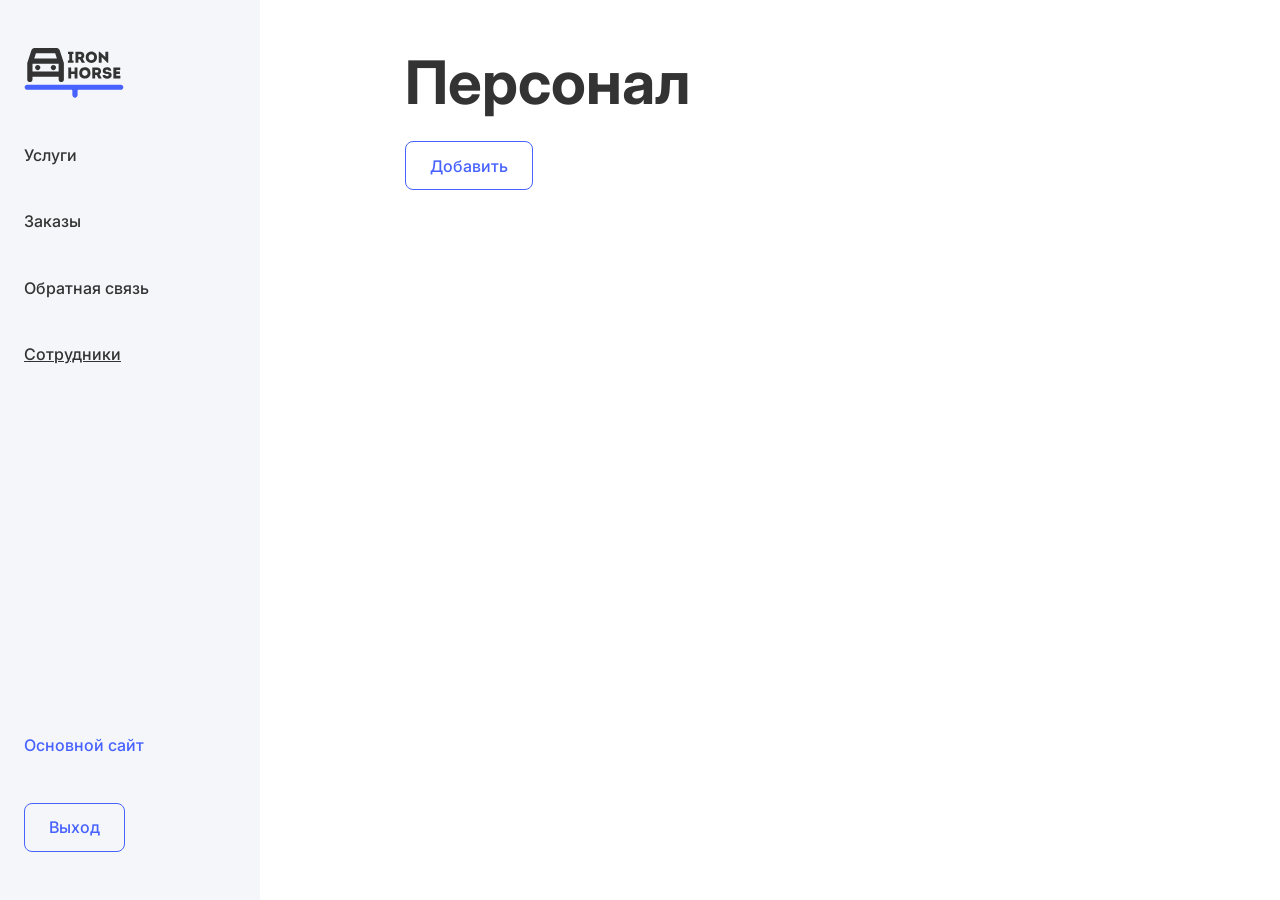
<file: admin.employee.html>
<!DOCTYPE html>
<html lang='ru'>
<head>
  <meta charset='UTF-8'>
  <meta http-equiv='X-UA-Compatible' content='IE=edge'>
  <meta name='viewport' content='width=device-width, initial-scale=1.0'>
  <title>Персонал</title>

  <link rel='stylesheet' href='./assets/css/normalize.css'>
  <link rel='stylesheet' href='./assets/css/index.css'>
  <link rel='stylesheet' href='./assets/css/admin.css'>
  <link rel='shortcut icon' href='./assets/icons/general/ic_favicon.svg' type='image/x-icon'>
  <script src="./assets/js/admin.auth.js"></script>
</head>
<body class='admin'>
  <aside class='sidebar'>
    <img src="./assets/icons/general/ic_logo.svg" class='sidebar__logo' />

    <nav class='sidebar__nav'>
      <ul class='sidebar__nav-list'>
        <li class='sidebar__nav-item'>
          <a href="./admin.services.html">Услуги</a>
        </li>
        <li class='sidebar__nav-item'>
          <a href="./admin.orders.html">Заказы</a>
        </li>
        <li class='sidebar__nav-item'>
          <a href="./admin.feedbacks.html">Обратная связь</a>
        </li>
        <li class='sidebar__nav-item sidebar__nav-item_active'>
          <a href="./admin.employee.html">Сотрудники</a>
        </li>
        <li class='sidebar__nav-item sidebar__nav-item_bottom'>
          <a href="./index.html" target='_blank'>Основной сайт</a>
        </li>
        <li class='sidebar__nav-item'>
          <button class='button button_active'>Выход</button>
        </li>
      </ul>
    </nav>
  </aside>
  <main class='admin__main'>
    <div class='admin__wrapper'>
      <div class='admin_top'>
        <h1 class='admin__title'>Персонал</h1>
        <a class='button button_active admin__add' href='./admin.employer-edit.html'>Добавить</a>
      </div>
      <ul class='admin__list'>
      </ul>
    </div>
  </main>

  <script src="./assets/js/admin.employee.js"></script>
</body>
</html>
</file>
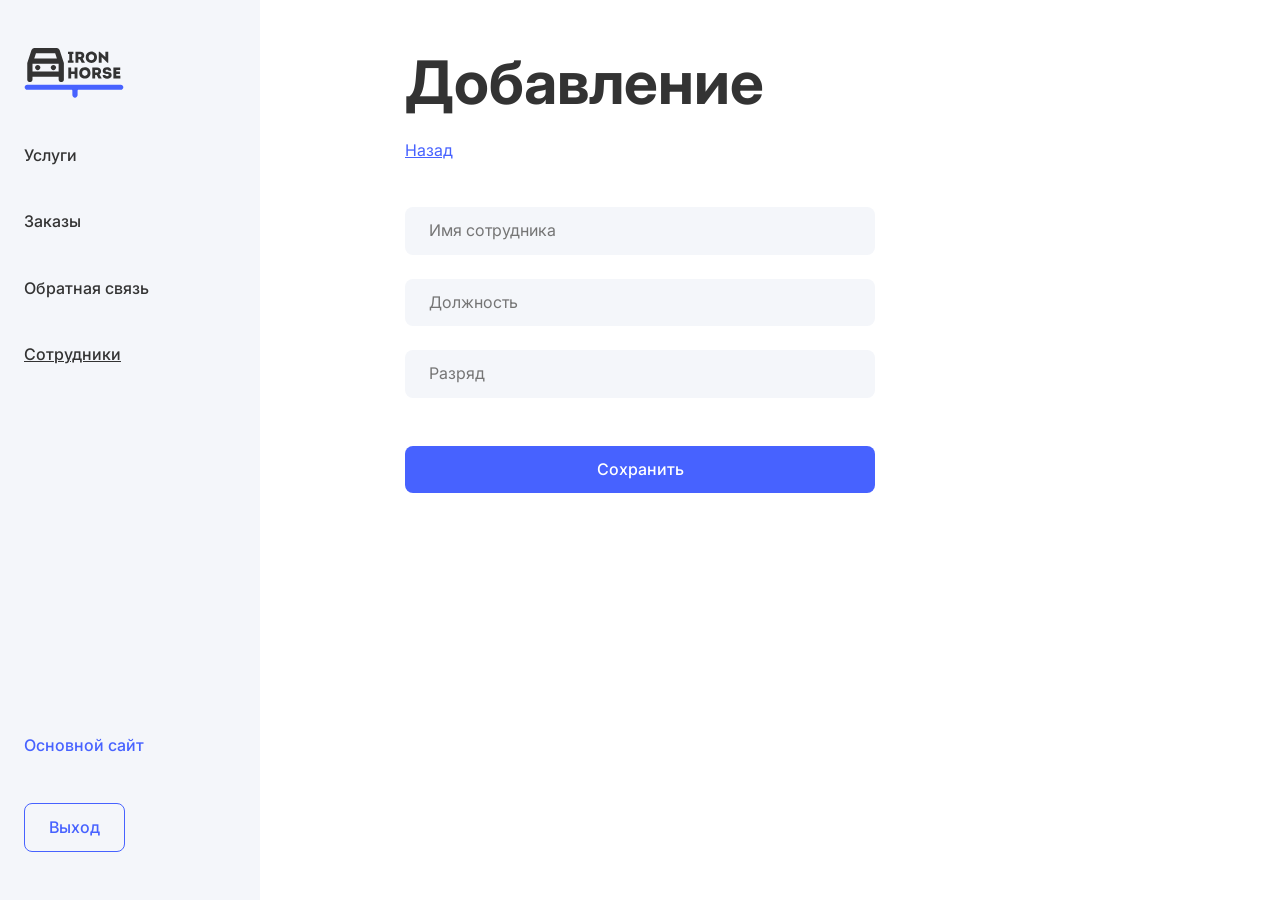
<file: admin.employer-edit.html>
<!DOCTYPE html>
<html lang='ru'>
<head>
  <meta charset='UTF-8'>
  <meta http-equiv='X-UA-Compatible' content='IE=edge'>
  <meta name='viewport' content='width=device-width, initial-scale=1.0'>
  <title>Редактирование</title>

  <link rel='stylesheet' href='./assets/css/normalize.css'>
  <link rel='stylesheet' href='./assets/css/index.css'>
  <link rel='stylesheet' href='./assets/css/admin.css'>
  <link rel='shortcut icon' href='./assets/icons/general/ic_favicon.svg' type='image/x-icon'>
  <script src="./assets/js/admin.auth.js"></script>
</head>
<body class='admin'>
  <aside class='sidebar'>
    <img src="./assets/icons/general/ic_logo.svg" class='sidebar__logo' />

    <nav class='sidebar__nav'>
      <ul class='sidebar__nav-list'>
        <li class='sidebar__nav-item'>
          <a href="./admin.services.html">Услуги</a>
        </li>
        <li class='sidebar__nav-item'>
          <a href="./admin.orders.html">Заказы</a>
        </li>
        <li class='sidebar__nav-item'>
          <a href="./admin.feedbacks.html">Обратная связь</a>
        </li>
        <li class='sidebar__nav-item sidebar__nav-item_active'>
          <a href="./admin.employee.html">Сотрудники</a>
        </li>
        <li class='sidebar__nav-item sidebar__nav-item_bottom'>
          <a href="./index.html" target='_blank'>Основной сайт</a>
        </li>
        <li class='sidebar__nav-item'>
          <button class='button button_active'>Выход</button>
        </li>
      </ul>
    </nav>
  </aside>
  <main class='admin__main'>
    <div class='admin__wrapper'>
      <div class='admin_top'>
        <h1 class='admin__title'>Добавление</h1>
        <a href="./admin.employee.html" class='link'>Назад</a>
      </div>
      
      <div class='edit'>
        <div class='edit__textfields'>
          <input type="text" class='input' placeholder='Имя сотрудника'>
          <input type="text" class='input' placeholder='Должность'>
          <input type="text" class='input' placeholder='Разряд'>
        </div>

        <div class='edit__btns'>
          <button class='button'>Сохранить</button>
          <button class='button button_active'>Удалить</button>
        </div>
      </div>
    </div>
  </main>
  
  <script src="./assets/js/admin.employer-edit.js"></script>
</body>
</html>
</file>
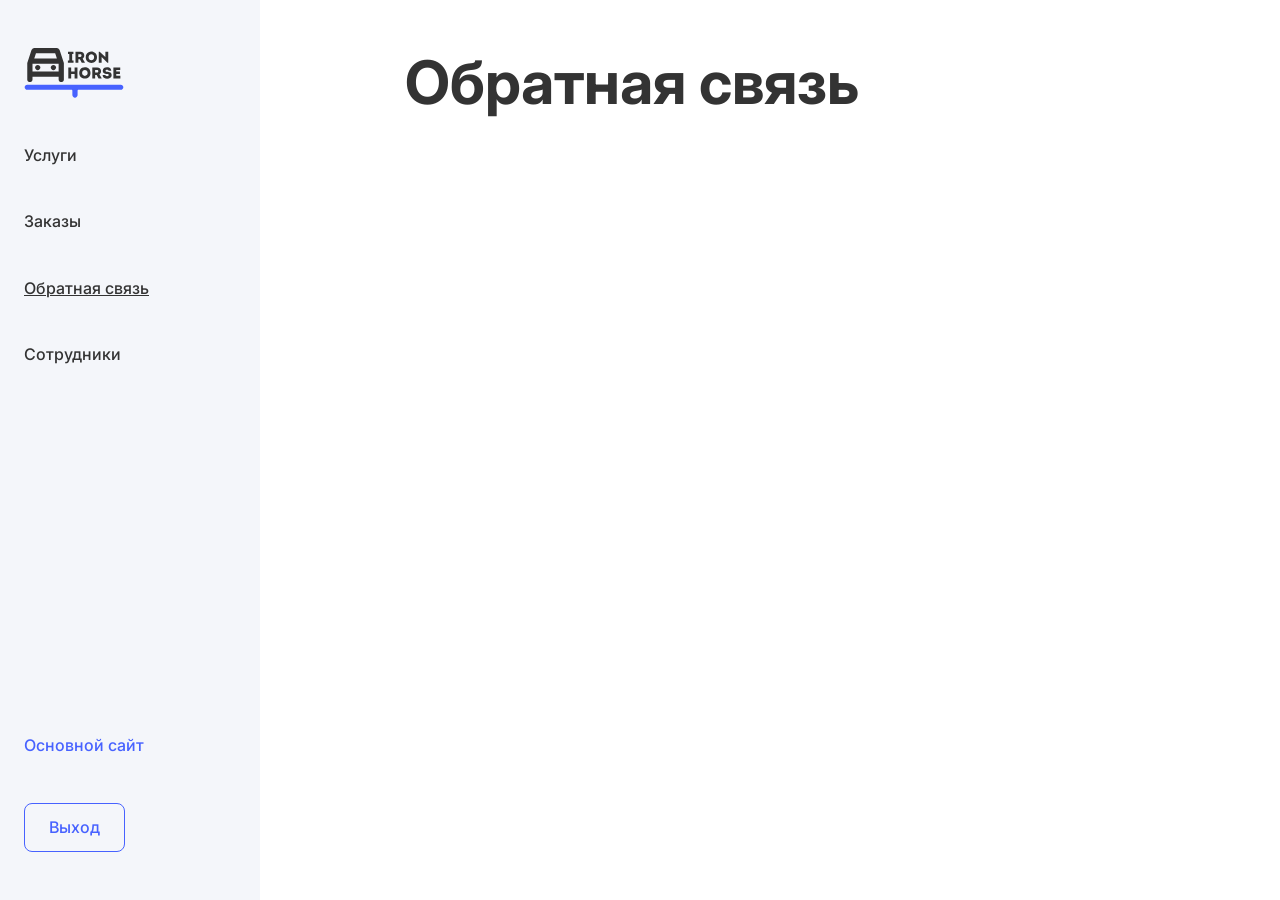
<file: admin.feedbacks.html>
<!DOCTYPE html>
<html lang='ru'>
<head>
  <meta charset='UTF-8'>
  <meta http-equiv='X-UA-Compatible' content='IE=edge'>
  <meta name='viewport' content='width=device-width, initial-scale=1.0'>
  <title>Обратная связь</title>

  <link rel='stylesheet' href='./assets/css/normalize.css'>
  <link rel='stylesheet' href='./assets/css/index.css'>
  <link rel='stylesheet' href='./assets/css/admin.css'>
  <link rel='shortcut icon' href='./assets/icons/general/ic_favicon.svg' type='image/x-icon'>
  <script src="./assets/js/admin.auth.js"></script>
</head>
<body class='admin'>
  <aside class='sidebar'>
    <img src="./assets/icons/general/ic_logo.svg" class='sidebar__logo' />

    <nav class='sidebar__nav'>
      <ul class='sidebar__nav-list'>
        <li class='sidebar__nav-item'>
          <a href="./admin.services.html">Услуги</a>
        </li>
        <li class='sidebar__nav-item'>
          <a href="./admin.orders.html">Заказы</a>
        </li>
        <li class='sidebar__nav-item sidebar__nav-item_active'>
          <a href="./admin.feedbacks.html">Обратная связь</a>
        </li>
        <li class='sidebar__nav-item'>
          <a href="./admin.employee.html">Сотрудники</a>
        </li>
        <li class='sidebar__nav-item sidebar__nav-item_bottom'>
          <a href="./index.html" target='_blank'>Основной сайт</a>
        </li>
        <li class='sidebar__nav-item'>
          <button class='button button_active'>Выход</button>
        </li>
      </ul>
    </nav>
  </aside>
  <main class='admin__main'>
    <div class='admin__wrapper'>
      <div class='admin_top'>
        <h1 class='admin__title'>Обратная связь</h1>
      </div>
      <ul class='admin__list'>
      </ul>
    </div>
  </main>

  <script src="./assets/js/admin.feedbacks.js"></script>
</body>
</html>
</file>
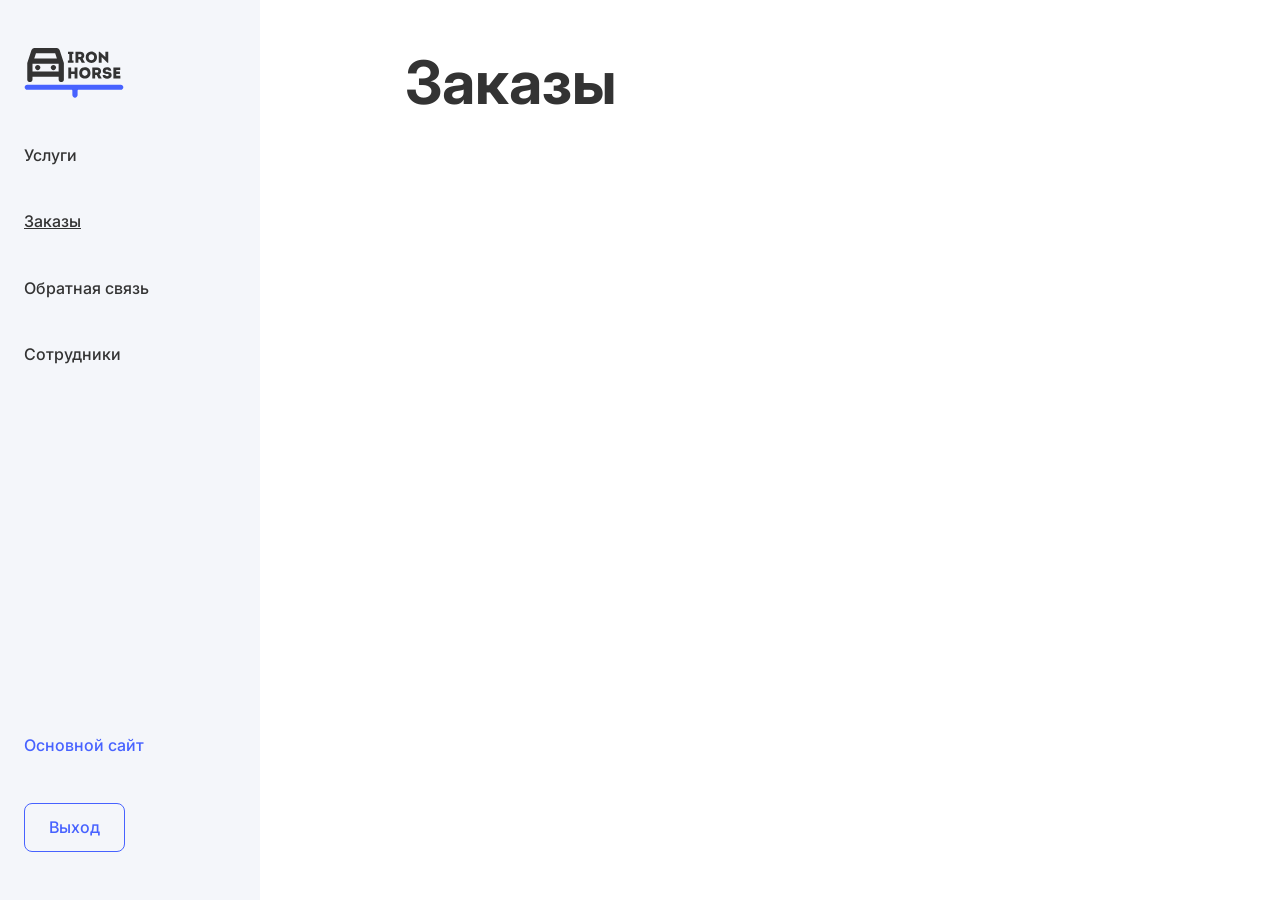
<file: admin.orders.html>
<!DOCTYPE html>
<html lang='ru'>
<head>
  <meta charset='UTF-8'>
  <meta http-equiv='X-UA-Compatible' content='IE=edge'>
  <meta name='viewport' content='width=device-width, initial-scale=1.0'>
  <title>Заказы</title>

  <link rel='stylesheet' href='./assets/css/normalize.css'>
  <link rel='stylesheet' href='./assets/css/index.css'>
  <link rel='stylesheet' href='./assets/css/admin.css'>
  <link rel='shortcut icon' href='./assets/icons/general/ic_favicon.svg' type='image/x-icon'>
  <script src="./assets/js/admin.auth.js"></script>
</head>
<body class='admin'>
  <aside class='sidebar'>
    <img src="./assets/icons/general/ic_logo.svg" class='sidebar__logo' />

    <nav class='sidebar__nav'>
      <ul class='sidebar__nav-list'>
        <li class='sidebar__nav-item'>
          <a href="./admin.services.html">Услуги</a>
        </li>
        <li class='sidebar__nav-item sidebar__nav-item_active'>
          <a href="./admin.orders.html">Заказы</a>
        </li>
        <li class='sidebar__nav-item'>
          <a href="./admin.feedbacks.html">Обратная связь</a>
        </li>
        <li class='sidebar__nav-item'>
          <a href="./admin.employee.html">Сотрудники</a>
        </li>
        <li class='sidebar__nav-item sidebar__nav-item_bottom'>
          <a href="./index.html" target='_blank'>Основной сайт</a>
        </li>
        <li class='sidebar__nav-item'>
          <button class='button button_active'>Выход</button>
        </li>
      </ul>
    </nav>
  </aside>
  <main class='admin__main'>
    <div class='admin__wrapper'>
      <div class='admin_top'>
        <h1 class='admin__title'>Заказы</h1>
      </div>
      <ul class='admin__list'>
      </ul>
    </div>
  </main>

  <script src="./assets/js/admin.orders.js"></script>
</body>
</html>
</file>
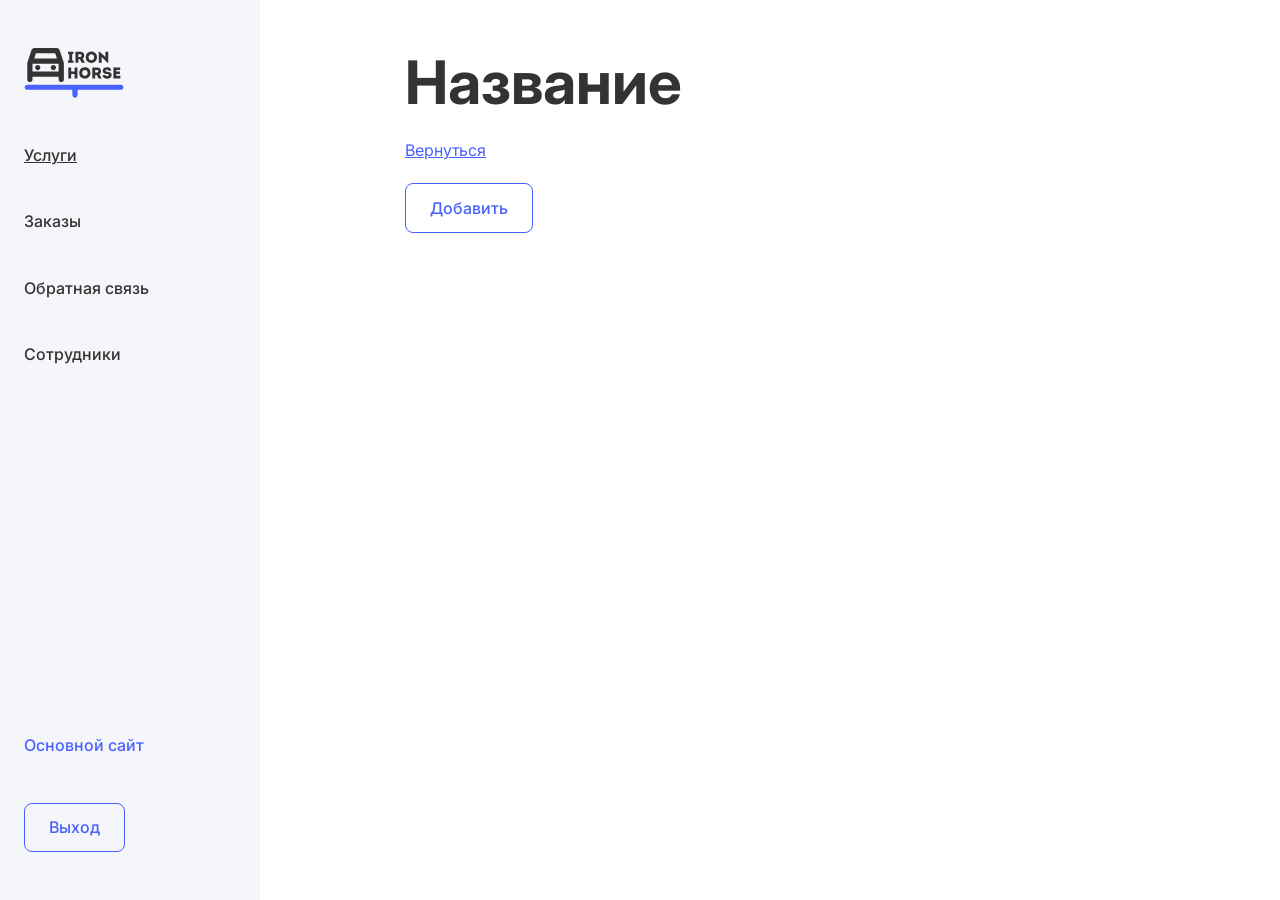
<file: admin.price.html>
<!DOCTYPE html>
<html lang='ru'>
<head>
  <meta charset='UTF-8'>
  <meta http-equiv='X-UA-Compatible' content='IE=edge'>
  <meta name='viewport' content='width=device-width, initial-scale=1.0'>
  <title>Цены</title>

  <link rel='stylesheet' href='./assets/css/normalize.css'>
  <link rel='stylesheet' href='./assets/css/index.css'>
  <link rel='stylesheet' href='./assets/css/admin.css'>
  <link rel='shortcut icon' href='./assets/icons/general/ic_favicon.svg' type='image/x-icon'>
  <script src="./assets/js/admin.auth.js"></script>
</head>
<body class='admin'>
  <aside class='sidebar'>
    <img src="./assets/icons/general/ic_logo.svg" class='sidebar__logo' />

    <nav class='sidebar__nav'>
      <ul class='sidebar__nav-list'>
        <li class='sidebar__nav-item  sidebar__nav-item_active'>
          <a href="./admin.services.html">Услуги</a>
        </li>
        <li class='sidebar__nav-item'>
          <a href="./admin.orders.html">Заказы</a>
        </li>
        <li class='sidebar__nav-item'>
          <a href="./admin.feedbacks.html">Обратная связь</a>
        </li>
        <li class='sidebar__nav-item'>
          <a href="./admin.employee.html">Сотрудники</a>
        </li>
        <li class='sidebar__nav-item sidebar__nav-item_bottom'>
          <a href="./index.html" target='_blank'>Основной сайт</a>
        </li>
        <li class='sidebar__nav-item'>
          <button class='button button_active'>Выход</button>
        </li>
      </ul>
    </nav>
  </aside>
  <main class='admin__main'>
    <div class='admin__wrapper'>
      <div class='admin_top'>
        <h1 class='admin__title'>Название</h1>
        <a href="./admin.services.html" class='link'>Вернуться</a>
        <a class='button button_active admin__add' href='./admin.price-edit.html'>Добавить</a>
      </div>
      <ul class='admin__list'>
      </ul>
    </div>
  </main>

  <script src="./assets/js/admin.price.js"></script>
</body>
</html>
</file>
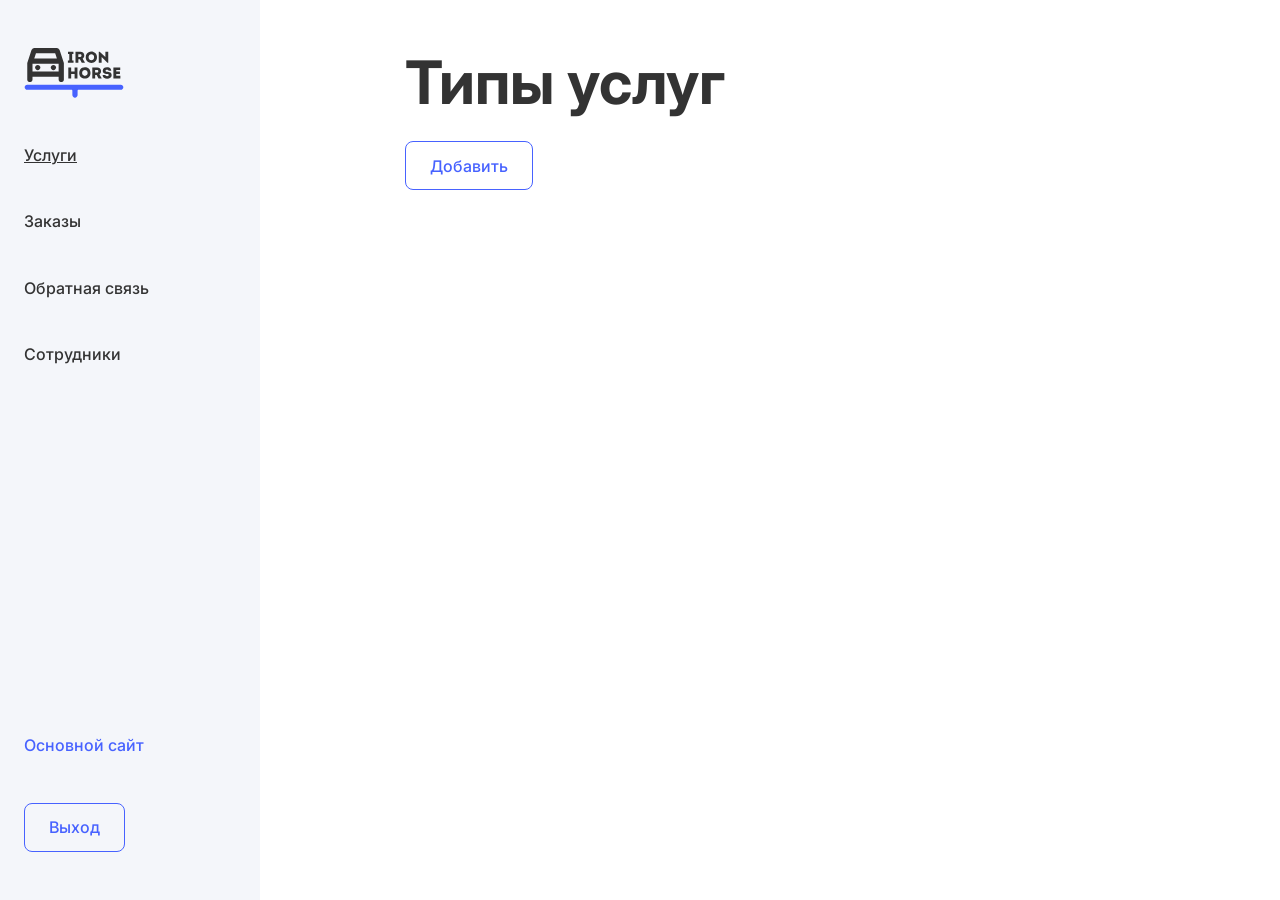
<file: admin.services.html>
<!DOCTYPE html>
<html lang='ru'>
<head>
  <meta charset='UTF-8'>
  <meta http-equiv='X-UA-Compatible' content='IE=edge'>
  <meta name='viewport' content='width=device-width, initial-scale=1.0'>
  <title>Типы услуг</title>

  <link rel='stylesheet' href='./assets/css/normalize.css'>
  <link rel='stylesheet' href='./assets/css/index.css'>
  <link rel='stylesheet' href='./assets/css/admin.css'>
  <link rel='shortcut icon' href='./assets/icons/general/ic_favicon.svg' type='image/x-icon'>
  <script src="./assets/js/admin.auth.js"></script>
</head>
<body class='admin'>
  <aside class='sidebar'>
    <img src="./assets/icons/general/ic_logo.svg" class='sidebar__logo' />

    <nav class='sidebar__nav'>
      <ul class='sidebar__nav-list'>
        <li class='sidebar__nav-item  sidebar__nav-item_active'>
          <a href="./admin.services.html">Услуги</a>
        </li>
        <li class='sidebar__nav-item'>
          <a href="./admin.orders.html">Заказы</a>
        </li>
        <li class='sidebar__nav-item'>
          <a href="./admin.feedbacks.html">Обратная связь</a>
        </li>
        <li class='sidebar__nav-item'>
          <a href="./admin.employee.html">Сотрудники</a>
        </li>
        <li class='sidebar__nav-item sidebar__nav-item_bottom'>
          <a href="./index.html" target='_blank'>Основной сайт</a>
        </li>
        <li class='sidebar__nav-item'>
          <button class='button button_active'>Выход</button>
        </li>
      </ul>
    </nav>
  </aside>
  <main class='admin__main'>
    <div class='admin__wrapper'>
      <div class='admin_top'>
        <h1 class='admin__title'>Типы услуг</h1>
        <a class='button button_active' href='./admin.service-edit.html'>Добавить</a>
      </div>
      <ul class='admin__list'>
      </ul>
    </div>
  </main>

  <script src="./assets/js/admin.services.js"></script>
</body>
</html>
</file>
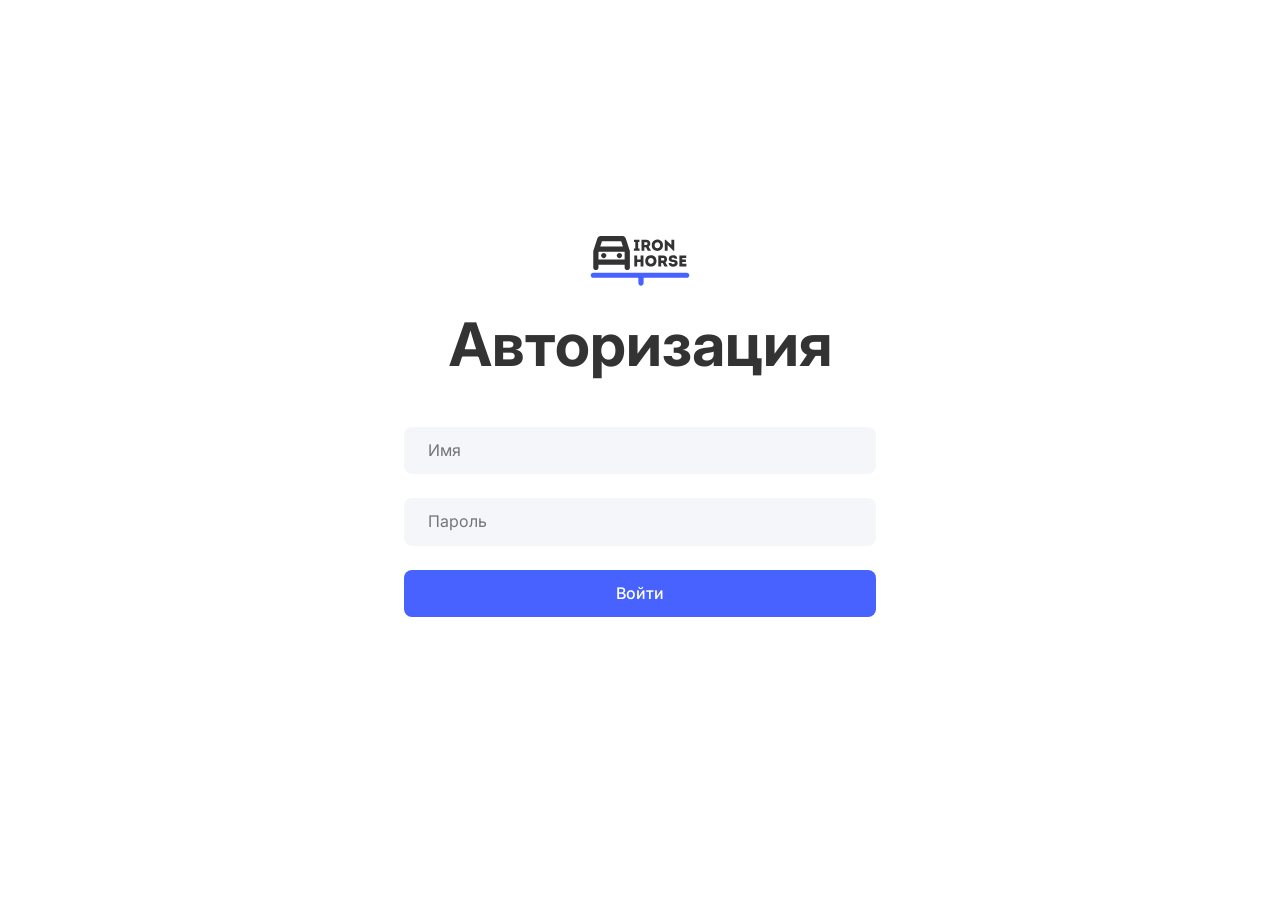
<file: authorization.html>
<!DOCTYPE html>
<html lang='ru'>
<head>
  <meta charset='UTF-8'>
  <meta http-equiv='X-UA-Compatible' content='IE=edge'>
  <meta name='viewport' content='width=device-width, initial-scale=1.0'>
  <title>Авторизация</title>

  <link rel='stylesheet' href='./assets/css/normalize.css'>
  <link rel='stylesheet' href='./assets/css/index.css'>
  <link rel='stylesheet' href='./assets/css/authorization.css'>
  <link rel='shortcut icon' href='./assets/icons/general/ic_favicon.svg' type='image/x-icon'>
</head>
<body>
  <main>
    <section class='authorization'>
      <div class='authorization__wrapper'>
        <img src="./assets/icons/general/ic_logo.svg" alt="Logo" class='authorization__logo'>
        <h1 class='authorization__title'>Авторизация</h1>

        <div class='authorization__textfields'>
          <input type="text" placeholder='Имя' class='input'>
          <input type="password" placeholder='Пароль' class='input'>
        </div>

        <span class='auth-validation'>Неправильный логин или пароль</span>
        <button class='button authorization__login'>Войти</button>
      </div>
    </section>
  </main>

  <script src="./assets/js/authorization.js"></script>
</body>
</html>
</file>
<file: assets/css/index.css>
@import url('https://fonts.googleapis.com/css2?family=Inter:wght@400;500;600;700&display=swap');

:root {
  --dark: #333;
  --light: #F4F6FA;
  --blue: #4762FF;
  --grey: #939496;
  --unvalid: #FF5050;

  --b-rad: 8px;
}

body {
  display: flex;
  flex-direction: column;
  min-height: 100vh;
}
main {
  display: flex;
  flex-direction: column;
  flex: 1 1 auto;
  min-height: 800px;
  padding-top: 72px;
}

.wrapper {
  max-width: 1110px;
  width: 100%;

  margin: 0 auto;
}
.button {
  padding: 14.5px 24px;
  
  background-color: var(--blue);
  color: white;
  border-radius: var(--b-rad);
  cursor: pointer;
  
  font-weight: 500;
  font-size: 16px;

  transition: opacity .15s ease-in-out;
}
.button:hover {
  opacity: .6;
}
.button:active {
  opacity: .8;
}
.button_active {
  background-color: transparent;
  color: var(--blue);
  border: 1px solid var(--blue);
}
.input {
  width: 100%;
  
  padding: 14px 24px 15px 24px;
  
  background-color: var(--light);
  border-radius: var(--b-rad);
  
  font-size: 16px;
}
.input:focus::placeholder {
  color: #8B8C8D;
}
.input_unvalid {
  outline: 1px solid var(--unvalid);
}
.input_unvalid::placeholder {
  color: var(--unvalid);
}
.input:focus {
  outline: 1px solid var(--dark);
}
.input_active {
  outline: 1px solid #939496;
}
.link {
  color: var(--blue);
  text-decoration: underline;
}
.link:hover {
  opacity: .6;
}
.title {
  font-weight: bold;
  font-size: 40px;
}
.subtitle {
  font-size: 18px;
}

.header {
  position: fixed;
  z-index: 10;
  top: 0;
  width: 100%;
  background-color: #fff;
}
.header__wrapper {
  display: flex;
  align-items: center;
  justify-content: space-between;

  height: 72px;

  border-bottom: 1px solid var(--light);
}
.header__logo {
  display: block;
}
.header__nav-list {
  display: flex;
  align-items: center;
  gap: 45px;
}
.header__nav-item a {
  font-weight: 500;
  transition: opacity .15s ease-in-out;
}
.header__nav-item a:hover {
  opacity: .6;
}

.footer {
  display: flex;
  flex-direction: column;
}
.footer_top {
  display: flex;
}
.footer__img {
  width: 50%;
}
.footer__img img {
  width: 100%;
  height: 100%;
}
.footer__form {
  display: flex;
  flex-direction: column;

  padding: 96px 0 0 86px;
}
.footer__form_sended {
  display: flex;
  flex-direction: column;
  gap: 24px;
  
  max-width: 320px;
}
.footer__form_sended span {
  font-size: 40px;
  font-weight: bold;
}
.footer__form_sended p {
  font-size: 18px;
}
.footer__form-title {
  font-weight: bold;
  font-size: 40px;
}
.footer__form-subtitle {
  font-size: 18px;
  margin-top: 24px;
}
.footer__form-textfields {
  display: flex;
  flex-direction: column;
  gap: 24px;

  max-width: 470px;;

  margin-top: 48px;
}
.footer__form-btn {
  margin-top: 48px;
  width: 100%;
}
.footer_bottom {
  padding: 48px 0;
  background-color: var(--dark);
}
.footer__wrapper {
  display: flex;
}
.footer_right,
.footer_left {
  width: 50%;
}
.footer_left {
  display: flex;
  flex-direction: column;
  gap: 50px;

  width: 50%;
}
.footer__nav {
  display: flex;
  justify-content: space-between;
  align-items: flex-start;
  gap: 10px;

}
.footer__nav_left,
.footer__nav_right {
  display: flex;
  flex-direction: column;
}
.footer__nav-title {
  color: white;
  font-weight: 500;
  font-size: 20px;
}
.footer__nav-list {
  display: flex;
  flex-direction: column;
  gap: 12px;
  margin-top: 25px;
}
.footer__nav-item a,
.footer__nav-item p {
  color: white;
}
.footer__nav-address {
  display: flex;
  align-items: center;
  gap: 5px;
}
.footer__copyrights {
  color: white;
  font-size: 12px;
}
.footer_right {
  display: flex;
  justify-content: flex-end;
}
.footer__logo {
  display: block;
}
</file>
<file: assets/css/admin.css>
.admin {
  flex-direction: row;
  min-height: 100vh;
  position: relative; 
}
.admin__main {
  padding: 0;
}
.sidebar {
  display: flex;
  flex-direction: column;
  gap: 48px;

  position: sticky;
  top: 0;
  left: 0;

  width: 260px;
  max-height: 100vh;

  padding: 48px 24px;

  background-color: var(--light);
}
.sidebar__logo {
  width: 100px;
  height: 51px;
}
.sidebar__nav {
  height: 100%;
}
.sidebar__nav-list {
  display: flex;
  flex-direction: column;
  gap: 48px;

  height: 100%;
}
.sidebar__nav-item a {
  font-weight: 500;
  color: var(--dark);
}
.sidebar__nav-item_active a {
  text-decoration: underline;
}
.sidebar__nav-item_bottom {
  margin-top: auto;
}
.sidebar__nav-item_bottom a {
  color: var(--blue);
}

.admin__wrapper {
  display: flex;
  flex-direction: column;
  align-items: flex-start;
  gap: 48px;

  margin: 48px 0 100px 145px;

  max-width: 1110px;
  width: 100%;
}
.admin_top {
  display: flex;
  flex-direction: column;
  align-items: flex-start;
  gap: 24px;
}
.admin__title {
  font-size: 60px;
}
.admin__list {
  display: flex;
  flex-direction: column;
  gap: 24px;

  width: 100%;
}
.admin__item {
  display: flex;
  justify-content: space-between;
  align-items: center;
  gap: 12px;

  width: 100%;

  padding: 24px;

  background-color: var(--light);
  border-radius: var(--b-rad);
}
.admin__item-link:hover {
  opacity: .6;
}
.admin__item_left {
  display: flex;
  flex-direction: column;
  gap: 24px;

  width: 100%;
}
.admin__item-muted {
  color: #939496;
}
.admin__item-info {
  display: flex;
  align-items: center;
  gap: 48px;
}
.admin__item-info p {
  font-size: 20px;
  font-weight: 600;
}
.admin-button {
  display: flex;
  align-items: center;
  justify-content: center;
  width: 68px;
  height: 48px;
}

.admin__order {
  flex-direction: column;
  gap: 48px;
}
.admin__order-item {
  display: flex;
  align-items: center;
  justify-content: space-between;

  width: 100%;
}
.order__list {
  display: flex;
  flex-direction: column;
  gap: 24px;
  width: 100%;
}
.order__item {
  display: flex;
  flex-direction: column;
  gap: 24px;
}
.order__item-title {
  font-size: 20px;
  font-weight: 600;
  color: var(--grey)
}
.order__price-list {
  display: flex;
  flex-direction: column;
  gap: 24px;
}
.order__price-item {
  display: flex;
  align-items: flex-end;
  gap: 10px;
  width: 100%;
}
.order__price-title,
.order__price-value {
  font-weight: 500;
  white-space: nowrap;
}
.order__price-line {
  width: 100%;
  border-bottom: 1px dashed var(--grey);
}
.order__sum {
  margin-top: 24px;
}
.order__employee {
  justify-content: space-between;
}
.order__employee p,
.order__employee span {
  color: var(--grey);
  font-size: 14px;
}

.edit {
  display: flex;
  flex-direction: column;
  gap: 48px;

  max-width: 470px;
  width: 100%;
}
.edit__textfields {
  display: flex;
  flex-direction: column;
  gap: 24px;

  width: 100%;
}
.edit__btns {
  display: flex;
  flex-direction: column;
  gap: 24px;
  width: 100%;
}
.edit__img-edit {
  display: flex;
  flex-direction: column;
  gap: 24px;
}
.edit__img-container {
  max-width: 350px;
  width: 100%;
  max-height: 225px;
  height: 100%;
}
.edit__img-container img {
  max-width: 350px;
  max-height: 225px;
  width: 100%;
  height: 100%;
  
  object-fit: cover;

  color: var(--grey);
  border-radius: var(--b-rad);

  font-size: 18px;
}
.edit__img-upload {
  display: none;
}
.link {
  cursor: pointer;
}
.textarea {
  max-width: 470px;
  min-width: 470px;
  max-height: 250px;
  min-height: 250px;
  
  padding: 14px 24px 15px 24px;
  
  background-color: var(--light);
  border-radius: var(--b-rad);
  
  font-size: 16px;
}
.textarea:focus::placeholder {
  color: #8B8C8D;
}
.textarea_unvalid::placeholder {
  color: var(--unvalid);
}
.textarea:focus {
  outline: 1px solid var(--dark);
}
.textarea_active {
  outline: 1px solid #939496;
}
</file>
<file: assets/css/authorization.css>
.authorization__wrapper {
  display: flex;
  flex-direction: column;
  align-items: center;
  max-width: 472px;
  width: 100%;

  margin: 164px auto auto auto;
}
.authorization__logo {
  width: 100px;
  height: 50px;
}
.authorization__title {
  margin-top: 24px;
  font-size: 60px;
}
.authorization__textfields {
  display: flex;
  flex-direction: column;
  gap: 24px;

  width: 100%;

  margin-top: 48px;
  margin-bottom: 16px;
}
.auth-validation {
  display: none;
  text-align: center;
  color: red;
  opacity: .6;
}
.auth-validation_active {
  display: block;
}
.authorization__login {
  margin-top: 8px;
  width: 100%;
  text-align: center;
}
</file>
